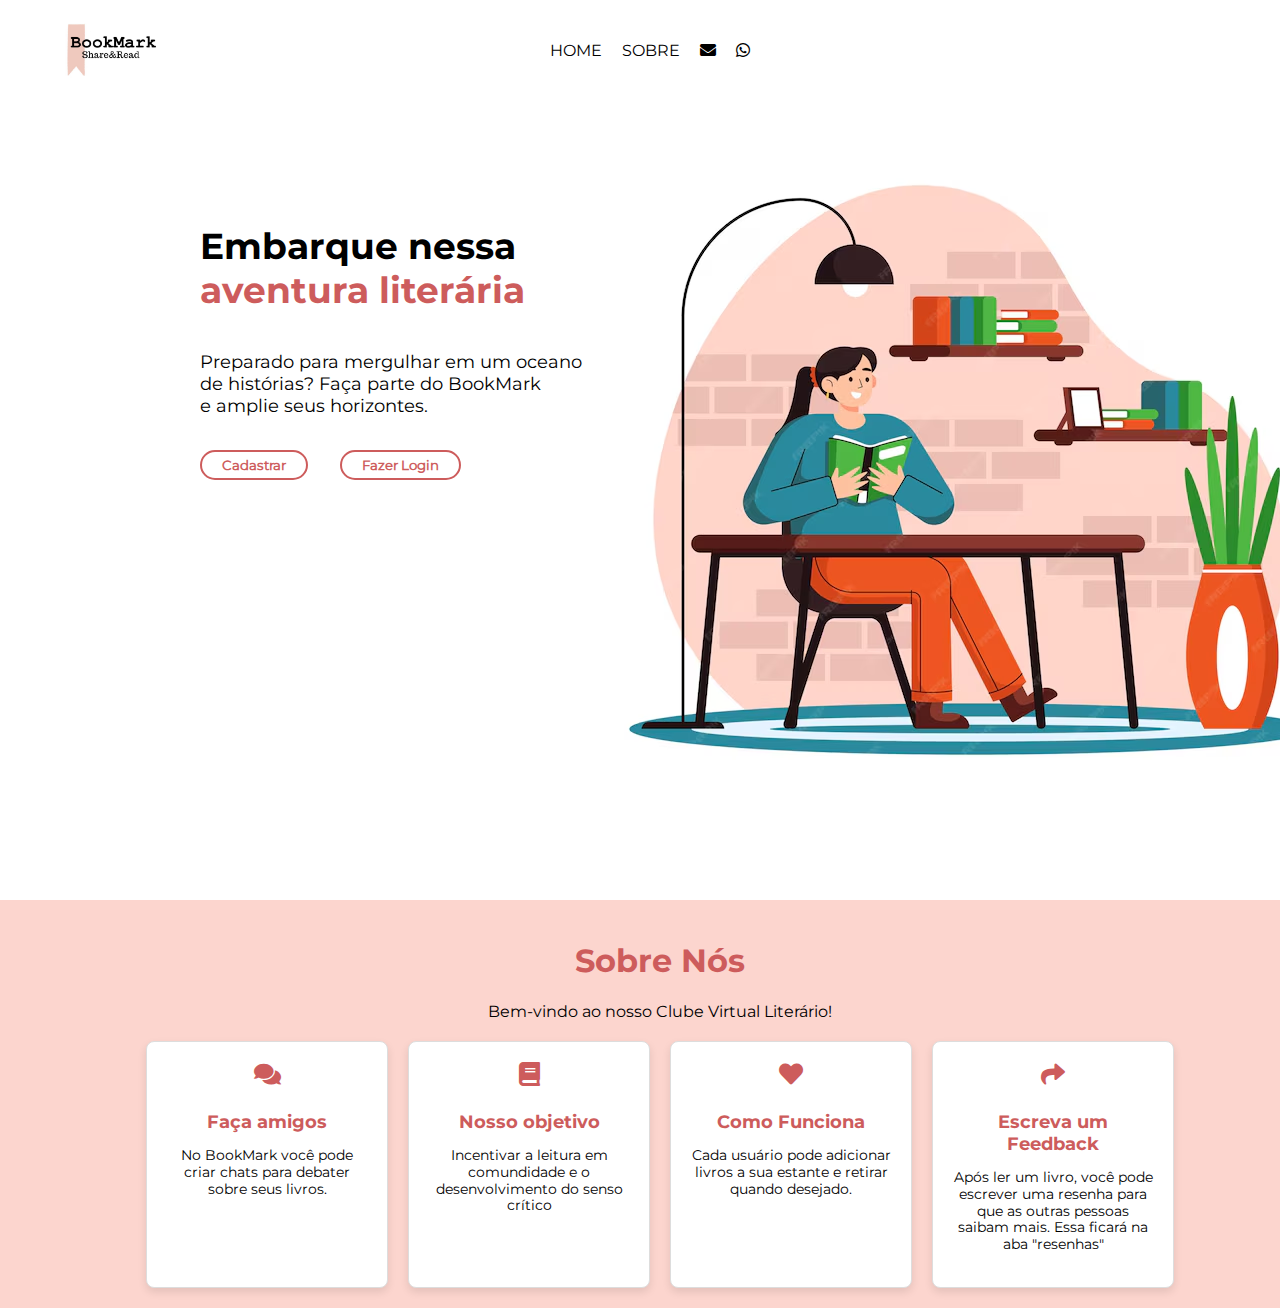
<file: index.html>
<!DOCTYPE html>
<html lang="pt-br">
<head>
    <meta charset="UTF-8">
    <link rel="stylesheet" href="main.css">
    <link rel="stylesheet" href="home.css">
    <link rel="stylesheet" href="https://cdnjs.cloudflare.com/ajax/libs/font-awesome/5.15.4/css/all.min.css">
    <meta name="viewport" content="width=device-width, initial-scale=1.0">
    <title>Landing Page</title>
</head>
<body>
    <header>
        <!-- Logo -->
        <img src="data2/logo.jpeg" alt="Logo" class="logo">
        
        <!-- Menu Links -->
        <nav>
            <ul class="navBar">
                <li><a href="#home">Home</a></li>
                <li><a href="#sobre">Sobre</a></li>
                <li><a href="https://mail.google.com/" target="_blank"><i class="fas fa-envelope"></i></a></li>
                <li><a href="https://wa.me/" target="_blank"><i class="fab fa-whatsapp"></i></a></li>
            </ul>
        </nav>
    </header>
    <main>
        <section id="home">
            <div class="title">
                <h1>Embarque nessa <br> <span>aventura literária</span></h1>
                <p>Preparado para mergulhar em um oceano <br> de histórias? Faça parte do BookMark <br> e amplie seus horizontes.</p>
            </div>

            <a href="cadastro.html">
                <button class="cadastrar">Cadastrar</button>
            </a>

            <a href="login.html">
                <button class="login">Fazer Login</button>
            </a>
        

            <div class="imagemContainer">
                <img src="data2/img.reading.avif" alt="img">
            </div>
        </section>

        <section id="sobre">
            <h1>Sobre Nós</h1>
            <p>Bem-vindo ao nosso Clube Virtual Literário!</p>
            
            <div class="cards-container">
                <div class="card">
                    <i class="fas fa-comments"></i>
                    <h2>Faça amigos</h2>
                    <p>No BookMark você pode criar chats para debater sobre seus livros.</p>
                </div>
                <div class="card">
                    <i class="fas fa-book"></i>
                    <h2>Nosso objetivo</h2>
                    <p>Incentivar a leitura em comundidade e o desenvolvimento do senso crítico</p>
                </div>
                <div class="card">
                    <i class="fas fa-heart"></i>
                    <h2>Como Funciona</h2>
                    <p>Cada usuário pode adicionar livros a sua estante e retirar quando desejado.</p>
                </div>
                <div class="card">
                    <i class="fas fa-share"></i>
                    <h2>Escreva um Feedback</h2>
                    <p>Após ler um livro, você pode escrever uma resenha para que as outras pessoas saibam mais. Essa ficará na aba "resenhas"</p>
                </div>
            </div>
        </section>
        
    </main>
    
</body>
</html>
</file>
<file: main.css>
@font-face {
    font-family: "Mont-Bold";
    src: url(data2/Montserrat-Bold.ttf);
}

@font-face {
    font-family: "Mont-Regular";
    src: url(data2/Montserrat-Regular.ttf);
}

button {
    color: indianred;
    background-color: transparent;
    border-radius: 30px;
    position: absolute;
    height: 30px;
    padding-left: 20px;
    padding-right: 20px;
    font-family: 'Mont-Regular';
    outline: none;
    border: 2px indianred solid;
    cursor: pointer;
    font-weight: bold;
    transition: scale 0.3s ease;
}

button:hover {
    scale: 1.05;
    background-color: indianred;
    color: white;
    font-weight: lighter;
}
</file>
<file: home.css>
header {
    font-family: "Mont-Regular";
    display: flex;
    height: 100px;
    align-items: center;
    justify-content:center;
}

body {
    margin: 0%;
    padding: 0%;
}
.logo {
    position: absolute; 
    left: 0;
    width: 140px;
    margin-left: 45px;
}

.navBar {
    display: flex;
    align-items: center;
    justify-content: center;
    list-style: none;
}

.navBar a{
    color: black;
    font-weight: 400;
    margin-right: 20px;
    text-transform: uppercase;
    text-decoration: none;
    transition: color 0.5 ease-in-out;
}

.navBar a:hover{
    cursor: pointer;
    color: indianred;
}

#home {
    position: relative;
}
.title{
    position: absolute;
    display: flex;
    font-family: "Mont-Bold";
    font-size: large;
    flex-direction: column;
    margin-top: 100px;
    margin-left: 200px;
}

.title span {
    color: indianred;
}

.title>p{
    font-family: "Mont-Regular";
    margin-top: 15px;
}

.cadastrar{
   margin-top: 350px;
    margin-left: 200px;
}

.login {
    margin-top: 350px;
    margin-left: 340px;
}

.imagemContainer {
    position: absolute;
    display: flex;
    max-width: 500px;
    margin-top: 0px;
    margin-left: 600px;
}

#sobre {
    position: absolute;
    width: 100%;
    background-color: #fcd5ce;
    margin-top: 800px;
    padding: 20px;
    text-align: center;
}

#sobre h1 {
    color: indianred;
    font-family: "Mont-Bold";
}

#sobre p {
    line-height: 1.2;
    font-family: "Mont-Regular";
}

.cards-container {
    display: flex;
    flex-wrap: wrap;
    justify-content: center;
    gap: 20px;
    margin-top: 20px;
}

.card {
    background-color: white;
    border: 1px solid #ddd;
    border-radius: 8px;
    padding: 20px;
    width: 200px;
    box-shadow: 0 4px 8px rgba(0, 0, 0, 0.1);
    transition: transform 0.2s;
    text-align: center; /* Centraliza o texto */
}

.card:hover {
    transform: scale(1.05);
}

.card i {
    font-size: 24px;
    color: indianred;
    margin-bottom: 10px;
}

.card h2 {
    color: indianred;
    font-family: "Mont-Bold";
    font-size: 18px;
    margin-bottom: 10px;
}

.card p {
    font-family: "Mont-Regular";
    font-size: 14px;
    line-height: 1.4;
}
</file>
